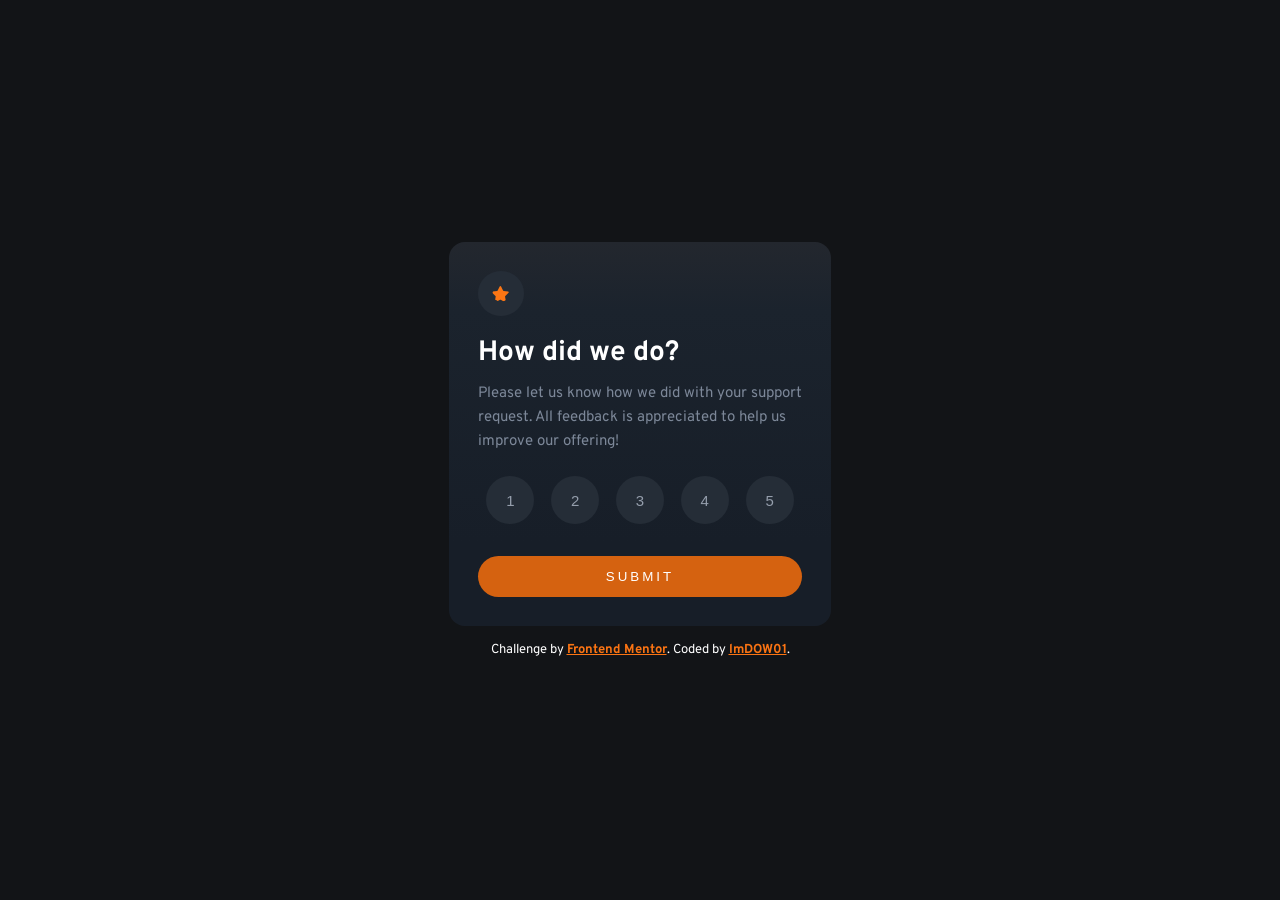
<file: index.html>
<!DOCTYPE html>
<html lang="en">
<head>
  <meta charset="UTF-8">
  <meta name="viewport" content="width=device-width, initial-scale=1.0"> <!-- displays site properly based on user's device -->

  <link rel="icon" type="image/png" sizes="32x32" href="./images/favicon-32x32.png">
  <link rel="stylesheet" href="style.css">
  
  <title>Frontend Mentor | Interactive rating component</title>


</head>
<body>

  <section class="background">
      <div class="container popup-ani" id="rate-form">
          <div class="wrapper">
            <div class="panel">
                <div class="panel-star">
                  <img src="images/icon-star.svg" alt="">
                </div>
                <div class="panel-title">How did we do?</div>
                <div class="panel-info">
                <p> Please let us know how we did with your support <br> 
                  request. All feedback is appreciated to help us <br>
                  improve our offering!</p>
                </div>
                <div class="panel-rate fadeup-ani " id="rate">
                  <button class="rate-item" id="rate-1" onfocus="scoreFocus1()">1</button>
                  <button class="rate-item" id="rate-2" onfocus="scoreFocus2()">2</button>
                  <button class="rate-item" id="rate-3" onfocus="scoreFocus3()">3</button>
                  <button class="rate-item" id="rate-4" onfocus="scoreFocus4()">4</button>
                  <button class="rate-item" id="rate-5" onfocus="scoreFocus5()">5</button>
                </div>
                <div class="panel-submit"  >
                  <button id="btn-submit" class="btn-submit btn-block upper">submit</button>
                </div>
            </div>
            <div class="attribution">
                Challenge by <a href="https://www.frontendmentor.io?ref=challenge" target="_blank">Frontend Mentor</a>. 
                Coded by <a href="https://github.com/lmDOW01">lmDOW01</a>.
            </div>
        </div>
      </div>
      <div class="container popup-ani" id="thankyou">
        <div class="wrapper">
            <div class="panel">
              <div class="panel-thank-img df-center">
                <img src="images/illustration-thank-you.svg" alt="">
              </div>
              <div class="panel-score"><p>You selected <span id="score"></span> out of 5</p></div>
              <div class="panel-title df-center ">Thank you!</div>
              <div class="panel-info t-center">
              <p> We appreciate you taking the time to give a <br> 
                rating. If you ever need more support, don’t <br>
                hesitate to get in touch!</p>
              </div>
              
              <div class="panel-submit">
                <button class="btn-submit btn-block upper" onclick="refreash()">send again</button>
              </div>
            </div>
            <div class="attribution">
              Challenge by <a href="https://www.frontendmentor.io?ref=challenge" target="_blank">Frontend Mentor</a>. 
              Coded by <a href="https://github.com/lmDOW01">lmDOW01</a>.
          </div>
        </div>
      </div>
  </section>
  <script src="script.js"></script>
 
</body>
</html>
</file>
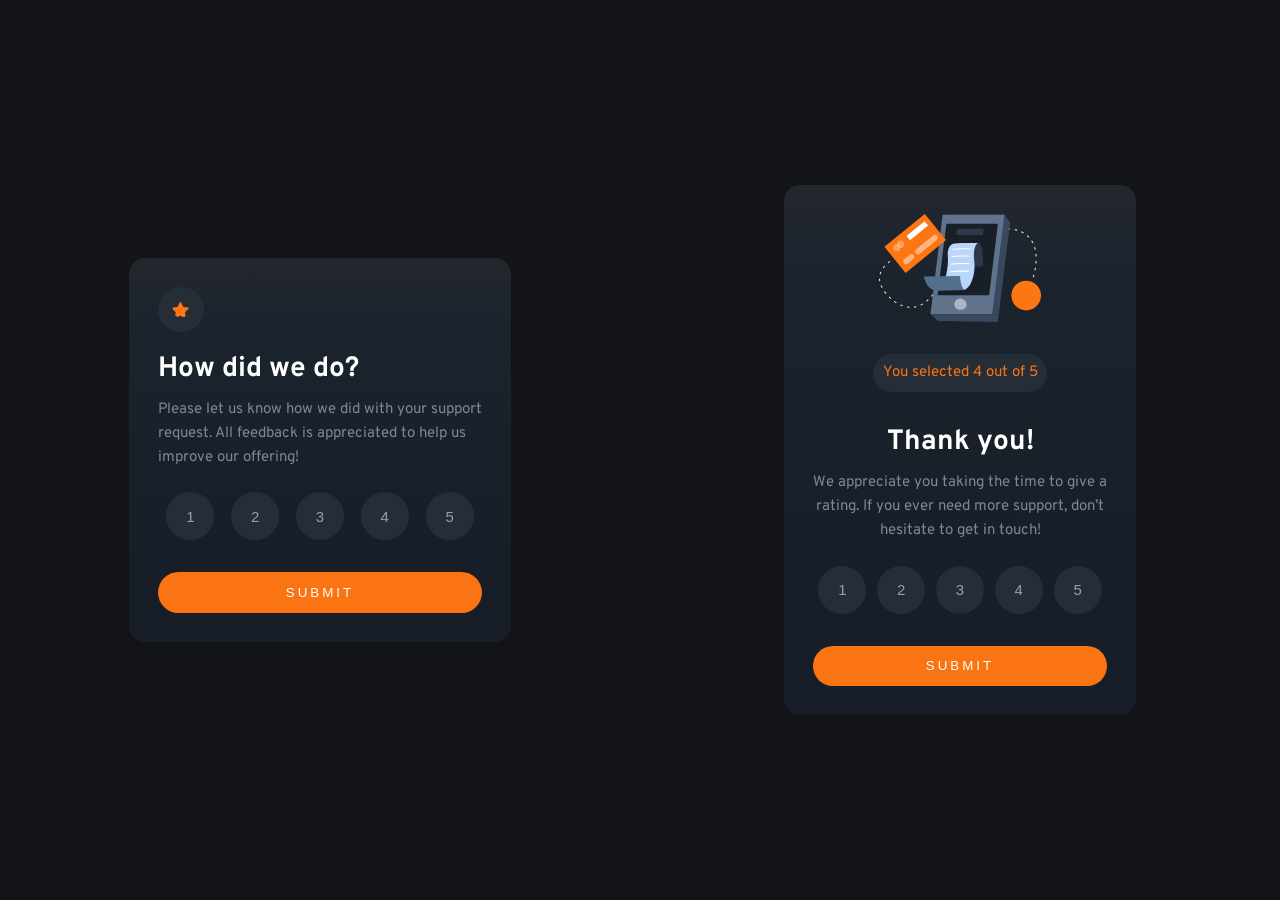
<file: interactive-rating-component-main/index.html>
<!DOCTYPE html>
<html lang="en">
<head>
  <meta charset="UTF-8">
  <meta name="viewport" content="width=device-width, initial-scale=1.0"> <!-- displays site properly based on user's device -->

  <link rel="icon" type="image/png" sizes="32x32" href="./images/favicon-32x32.png">
  <link rel="stylesheet" href="style.css">
  
  <title>Frontend Mentor | Interactive rating component</title>

  <!-- Feel free to remove these styles or customise in your own stylesheet 👍 -->
  <style>
    .attribution { font-size: 11px; text-align: center; }
    .attribution a { color: hsl(228, 45%, 44%); }
  </style>
</head>
<body>

  <section class="background">
      <div class="container">
        <div class="wrapper">
          <div class="panel">
            <div class="panel-star">
              <img src="images/icon-star.svg" alt="">
            </div>
            <div class="panel-title">How did we do?</div>
            <div class="panel-info">
             <p> Please let us know how we did with your support <br> 
              request. All feedback is appreciated to help us <br>
              improve our offering!</p>
            </div>
            <div class="panel-rate">
              <button class="rate-item">1</button>
              <button class="rate-item">2</button>
              <button class="rate-item">3</button>
              <button class="rate-item">4</button>
              <button class="rate-item">5</button>
            </div>
            <div class="panel-submit">
              <button class="btn-submit btn-block">SUBMIT</button>
            </div>
        </div>
        </div>
          
     
      </div>
      <div class="container ">
        <div class="wrapper">
          <div class="panel">
            <div class="panel-thank-img df-center">
              <img src="images/illustration-thank-you.svg" alt="">
            </div>
            <div class="panel-score"><p>You selected 4 out of 5</p></div>
            <div class="panel-title df-center">Thank you!</div>
            <div class="panel-info t-center">
             <p> We appreciate you taking the time to give a <br> 
              rating. If you ever need more support, don’t <br>
              hesitate to get in touch!</p>
            </div>
            <div class="panel-rate">
              <button class="rate-item">1</button>
              <button class="rate-item">2</button>
              <button class="rate-item">3</button>
              <button class="rate-item">4</button>
              <button class="rate-item">5</button>
            </div>
            <div class="panel-submit">
              <button class="btn-submit btn-block">SUBMIT</button>
            </div>
        </div>
        </div>
          
     
      </div>
  </section>
  
  <!-- Thank you state start -->

  <!-- You selected Add rating here out of 5 -->
<!-- 
  Thank you!

    -->

  <!-- Thank you state end -->

  
  <!-- <div class="attribution">
    Challenge by <a href="https://www.frontendmentor.io?ref=challenge" target="_blank">Frontend Mentor</a>. 
    Coded by <a href="#">Your Name Here</a>.
  </div> -->
</body>
</html>
</file>
<file: style.css>
/* - White: hsl(0, 0%, 100%)
- Light Grey: hsl(217, 12%, 63%)
- Medium Grey: hsl(216, 12%, 54%)
- Dark Blue: hsl(213, 19%, 18%)
- Very Dark Blue: hsl(216, 12%, 8%)
 */
@import url('https://fonts.googleapis.com/css2?family=Overpass:wght@400;700&display=swap');
* {
    margin: 0;
    padding: 0;
}

body{
    font-family: 'Overpass', sans-serif;
}

:root{
    --white--: hsl(0, 0%, 100%);
    --Light-Grey--: hsl(217, 12%, 63%);
    --Medium-Grey--: hsl(216, 12%, 54%);
    --Dark-Blue--: hsl(213, 19%, 18%);
    --Very-Dark-Blue--: hsl(216, 12%, 8%);
    --Orange--: hsl(25, 97%, 53%);
    --dark-orange--: hsl(25, 86%, 45%);

}

.attribution {
    margin-top: 1rem;
    color: var(--white--);
    font-size: small;
}

.attribution a{
    color: var(--Orange--);
    font-weight: bold;
}

p{
    font-size: 15px;
}

.background{
    background-color: var(--Very-Dark-Blue--);
    height: 100vh;
    display: flex;
    justify-content: center;
    align-items: center;
}

.container{
    max-width: 1440px;
    margin-left: auto;
    margin-right: auto;
    width: 90%;

}

.wrapper {
    display: flex;
    flex-direction: column;
    align-items: center;
    justify-content: center;
    
}

.panel{
    background: rgb(35,39,46);
    background: linear-gradient(180deg, rgba(35,39,46,1) 0%, rgba(27,35,45,1) 18%, rgba(23,30,40,1) 78%);
    padding: 1.8rem;
    border-radius: 1rem;
}

.panel::before {
    content: '';
    filter: blur(10px);
    z-index: 1;
}

.panel-star img{
    padding: 0.9rem;
    margin-bottom: 0.8rem;
    border-radius: 50%;
    background: var(--Dark-Blue--);
}

.panel-title{
    font-size: 28px;
    font-weight: 700;
    margin-bottom: 0.7rem;
    color: var(--white--);
}
.panel-info p{
    color: var(--Medium-Grey--);
    line-height: 1.6;
}

.panel-rate{
    display: flex;
    justify-content: space-around;
    margin-top:1.4rem ;
}

.rate-item{
    border: none;
    padding: 1.5rem;
    font-size: 15px;
    border-radius: 50%;
    height: 25px;
    width: 25px;
    display: inline-flex;
    justify-content: center;
    align-items: center;
    background-color: var(--Dark-Blue--);
    text-align: center;
    color: var(--Light-Grey--);
    transition: 0.2s;
    cursor: pointer;
}

.rate-item:hover{
    background-color: var(--Light-Grey--);
    color: var(--white--);
}

.rate-item:focus{
    background-color: var(--Orange--);
    color: var(--white--);
}

.panel-submit{
    margin-top: 2rem;
}

.btn-block{
    width: 100%;
    display: inline-block;
}

.btn-submit{
    border: none;
    border-radius: 2.5rem ;
    padding: 0.8rem;
    display: flex;
    justify-content: center;
    align-items: center;
    text-align: center;
    background-color: var(--Orange--);
    color: var(--white--);
    letter-spacing: 3px;
    transition: 0.2s;
    cursor: pointer;
}

.btn-submit:hover {
    background-color: var(--dark-orange--);
    color: var(--white--);
}

.btn-submit:active {
  background-color: var(--white--);
  color: var(--Orange--);
}

.btn-submit:disabled,
button[disabled] {
  background-color: var(--dark-orange--);
  color: var(--white--);
  cursor:not-allowed;
}

.btn-submit:active {
  background-color: var(--white--);
  color: var(--Orange--);
}



.panel-score{
    display: flex;
    margin: 2rem;
    justify-content: center;
  
}
.panel-score p{
    color: var(--Orange--);
    background-color: var(--Dark-Blue--);
    border-radius: 40px;
    padding: 0.6rem;

}

.df-center{
    display: flex;
    justify-content: center;
}
.t-center{
    text-align: center;
}
.df-none{
    display: none;
}
.upper{
    text-transform: uppercase;
}



@media (max-width: 425px){
     br {
        display: none;
    }
}

/* ------- Animation */

@keyframes popup {
    0% {
        transform: scale(0.8);
    }
    100% {
        transform: scale(1);
    }
}

@keyframes fadeup {
    0% {
        opacity: 0;
    }
    50% {
        transform: scale(0.8);
        opacity: 50;
    }
    100% {
        transform: scale(1);
        opacity: 100;
    }
}

.popup-ani {
    animation-name: popup;
    animation-duration: 0.3s;
}
.fadeup-ani {
    animation-name: fadeup;
    animation-duration: 0.5s;
    animation-delay: 0.1s;
    animation-fill-mode: both;

}
</file>
<file: interactive-rating-component-main/style.css>
/* - White: hsl(0, 0%, 100%)
- Light Grey: hsl(217, 12%, 63%)
- Medium Grey: hsl(216, 12%, 54%)
- Dark Blue: hsl(213, 19%, 18%)
- Very Dark Blue: hsl(216, 12%, 8%)
 */
@import url('https://fonts.googleapis.com/css2?family=Overpass:wght@400;700&display=swap');
* {
    margin: 0;
    padding: 0;
}

body{
    font-family: 'Overpass', sans-serif;
}

:root{
    --white--: hsl(0, 0%, 100%);
    --Light-Grey--: hsl(217, 12%, 63%);
    --Medium-Grey--: hsl(216, 12%, 54%);
    --Dark-Blue--: hsl(213, 19%, 18%);
    --Very-Dark-Blue--: hsl(216, 12%, 8%);
    --Orange--: hsl(25, 97%, 53%);
    --dark-orange--: hsl(25, 86%, 45%);

}

p{
    font-size: 15px;
}

.background{
    background-color: var(--Very-Dark-Blue--);
    height: 100vh;
    display: flex;
    justify-content: center;
    align-items: center;
}

.container{
    max-width: 1440px;
    margin-left: auto;
    margin-right: auto;
    width: 90%;

}

.wrapper {
    display: flex;
    flex-direction: column;
    align-items: center;
    justify-content: center;
    
}

.panel{
    background: rgb(35,39,46);
    background: linear-gradient(180deg, rgba(35,39,46,1) 0%, rgba(27,35,45,1) 18%, rgba(23,30,40,1) 78%);
    padding: 1.8rem;
    border-radius: 1rem;
}

.panel::before {
    content: '';
    filter: blur(10px);
    z-index: 1;
}

.panel-star img{
    padding: 0.9rem;
    margin-bottom: 0.8rem;
    border-radius: 50%;
    background: var(--Dark-Blue--);
}

.panel-title{
    font-size: 28px;
    font-weight: 700;
    margin-bottom: 0.7rem;
    color: var(--white--);
}
.panel-info p{
    color: var(--Medium-Grey--);
    line-height: 1.6;
}

.panel-rate{
    display: flex;
    justify-content: space-around;
    margin-top:1.4rem ;
}

.rate-item{
    border: none;
    padding: 1.5rem;
    font-size: 15px;
    border-radius: 50%;
    height: 25px;
    width: 25px;
    display: inline-flex;
    justify-content: center;
    align-items: center;
    background-color: var(--Dark-Blue--);
    text-align: center;
    color: var(--Light-Grey--);
    transition: 0.2s;
    cursor: pointer;
}

.rate-item:hover{
    background-color: var(--Light-Grey--);
    color: var(--white--);
}

.rate-item:focus{
    background-color: var(--Orange--);
    color: var(--white--);
}

.panel-submit{
    margin-top: 2rem;
}

.btn-block{
    width: 100%;
    display: inline-block;
}

.btn-submit{
    border: none;
    border-radius: 2.5rem ;
    padding: 0.8rem;
    display: flex;
    justify-content: center;
    align-items: center;
    text-align: center;
    background-color: var(--Orange--);
    color: var(--white--);
    letter-spacing: 3px;
    transition: 0.2s;
    cursor: pointer;
}

.btn-submit:hover {
    background-color: var(--dark-orange--);
    color: var(--white--);
}

.btn-submit:active {
  background-color: var(--white--);
  color: var(--Orange--);
}



.panel-score{
    display: flex;
    margin: 2rem;
    justify-content: center;
  
}
.panel-score p{
    color: var(--Orange--);
    background-color: var(--Dark-Blue--);
    border-radius: 40px;
    padding: 0.6rem;

}

.df-center{
    display: flex;
    justify-content: center;
}
.t-center{
    text-align: center;
}
.df-none{
    display: none;
}

@media (max-width: 425px){
     br {
        display: none;
    }
}
</file>
